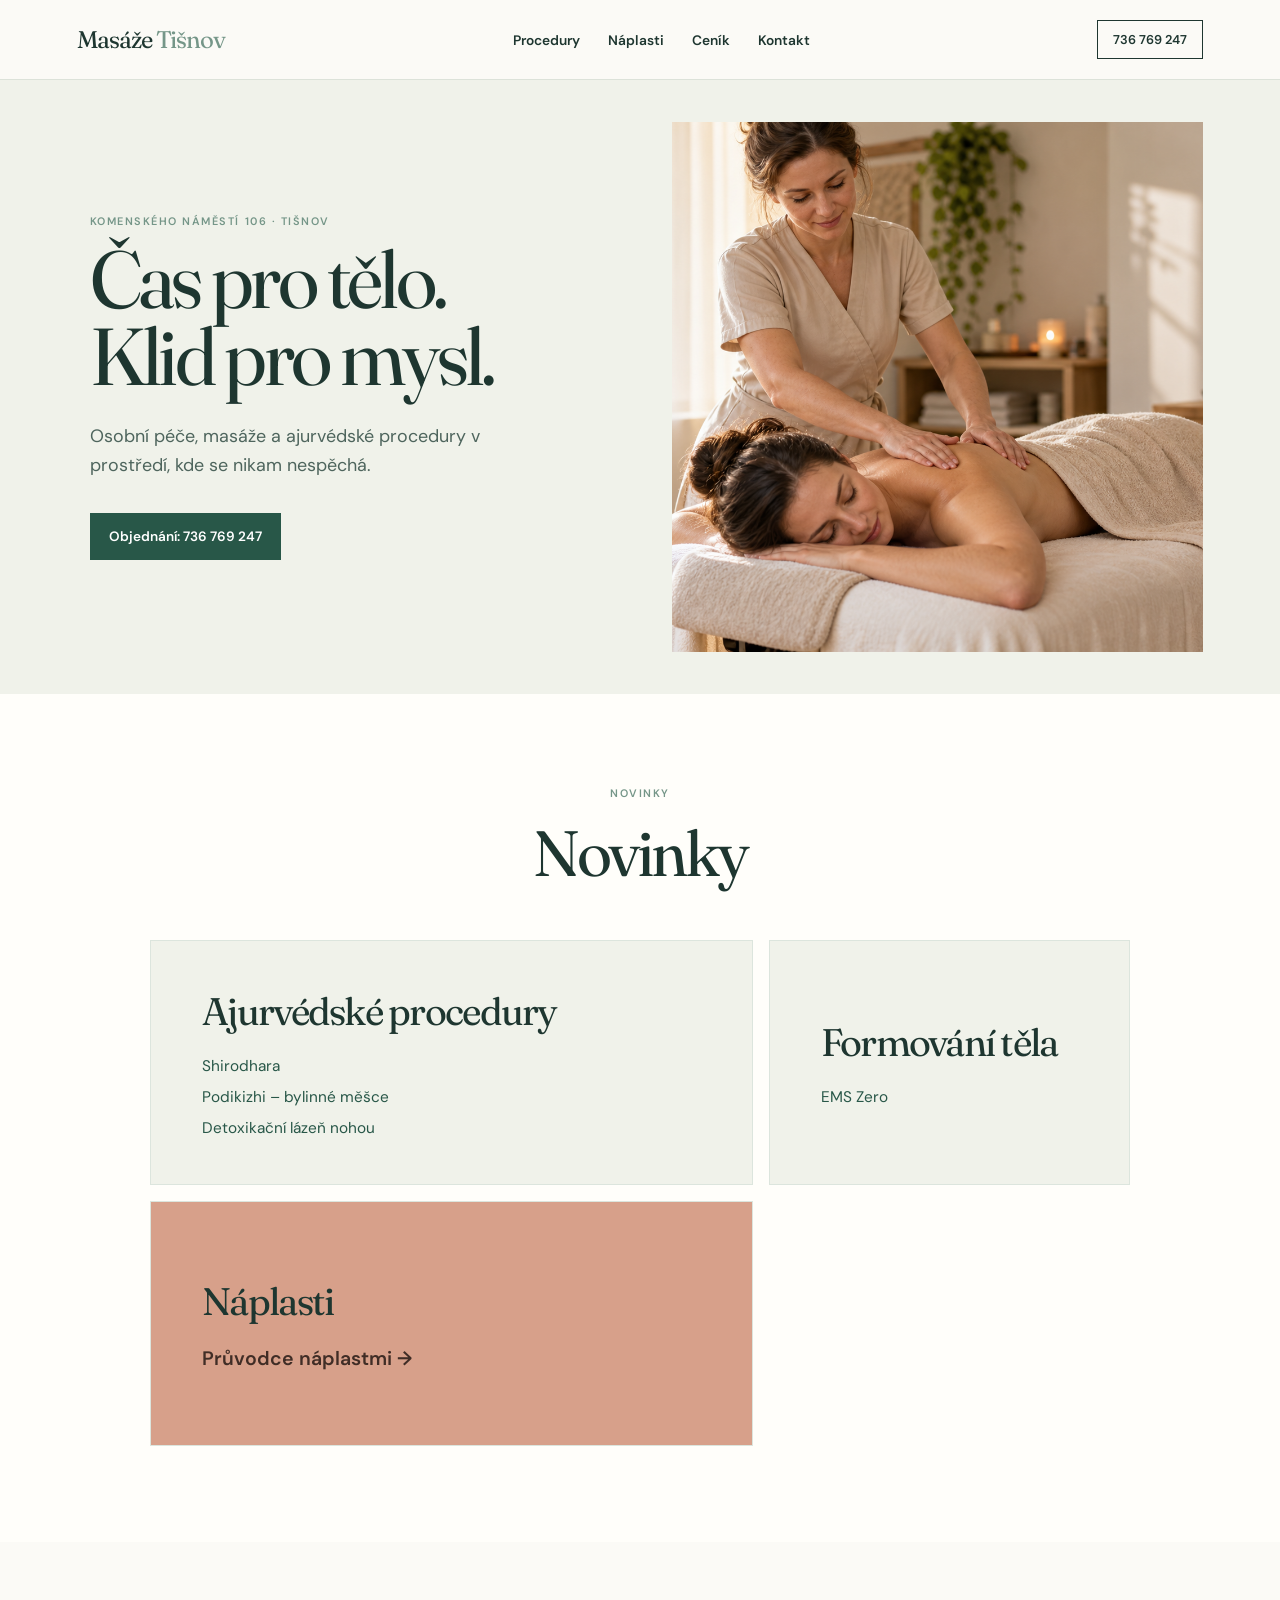
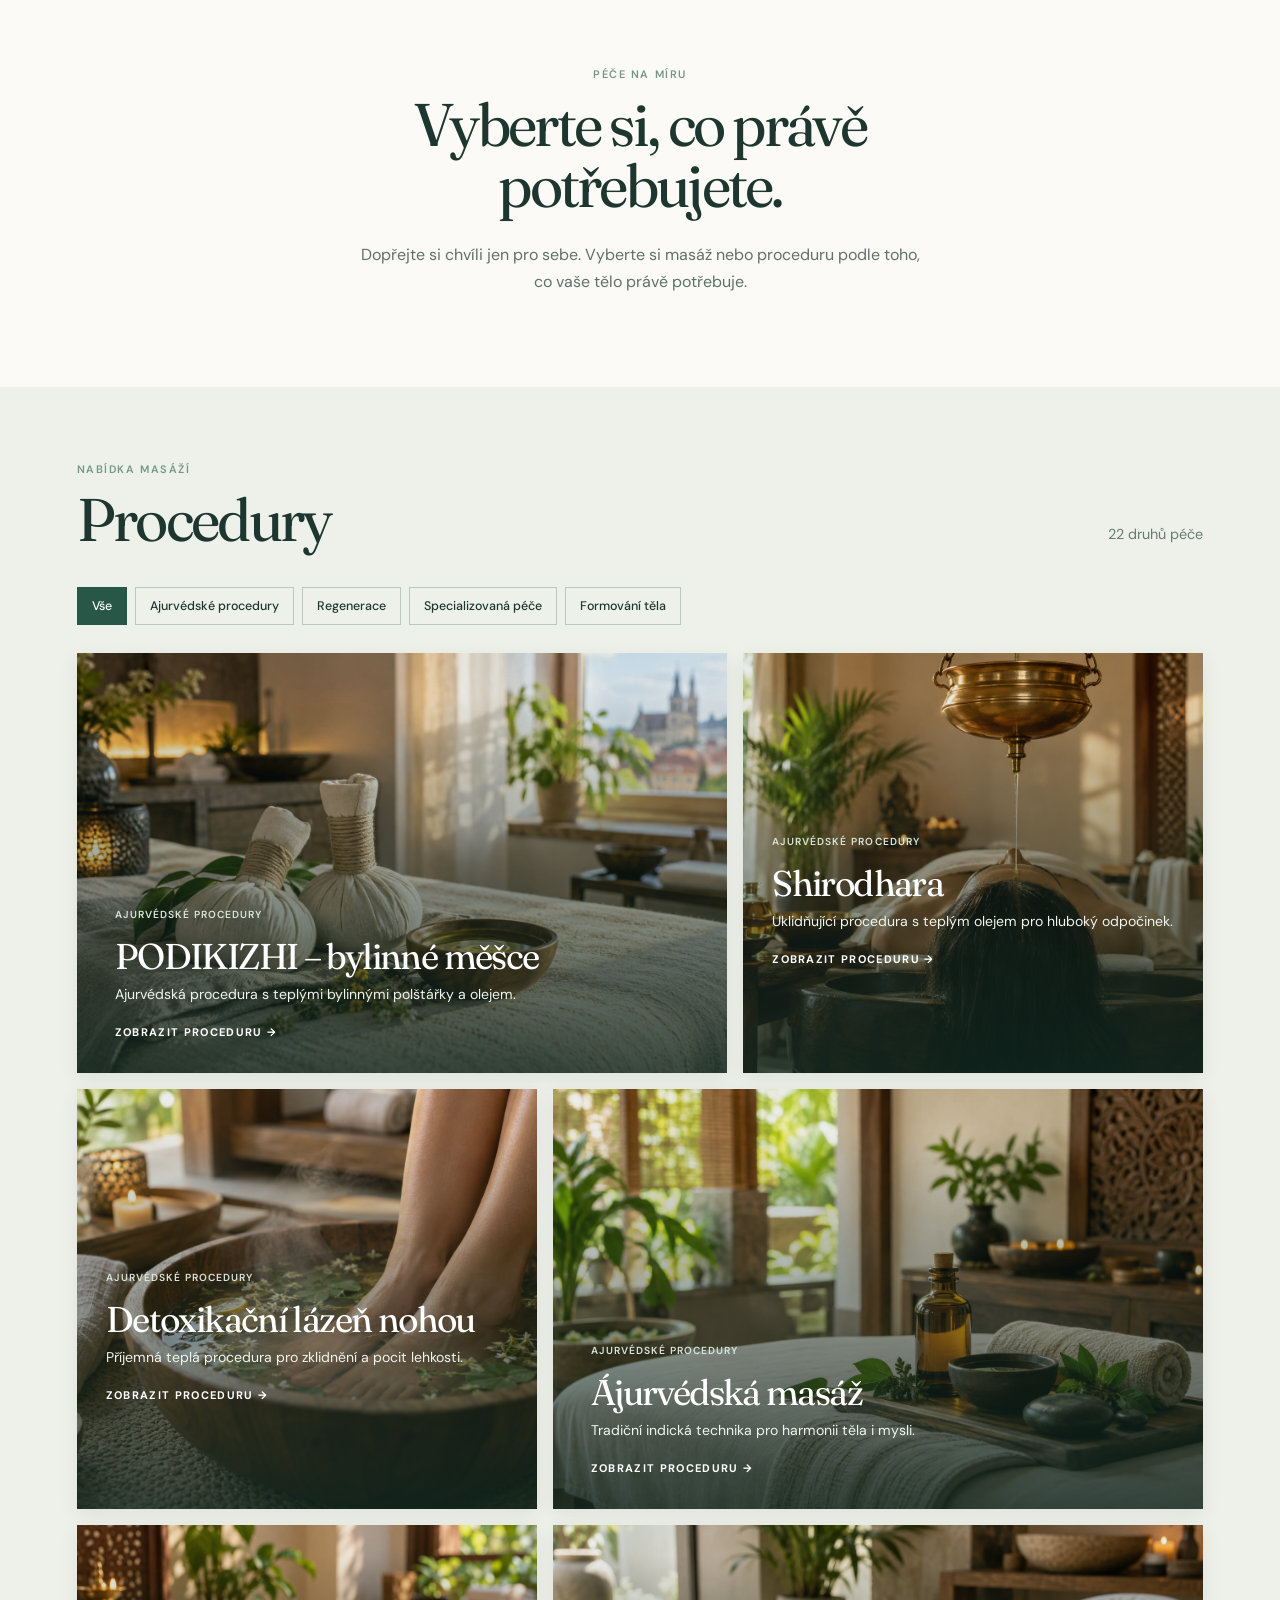
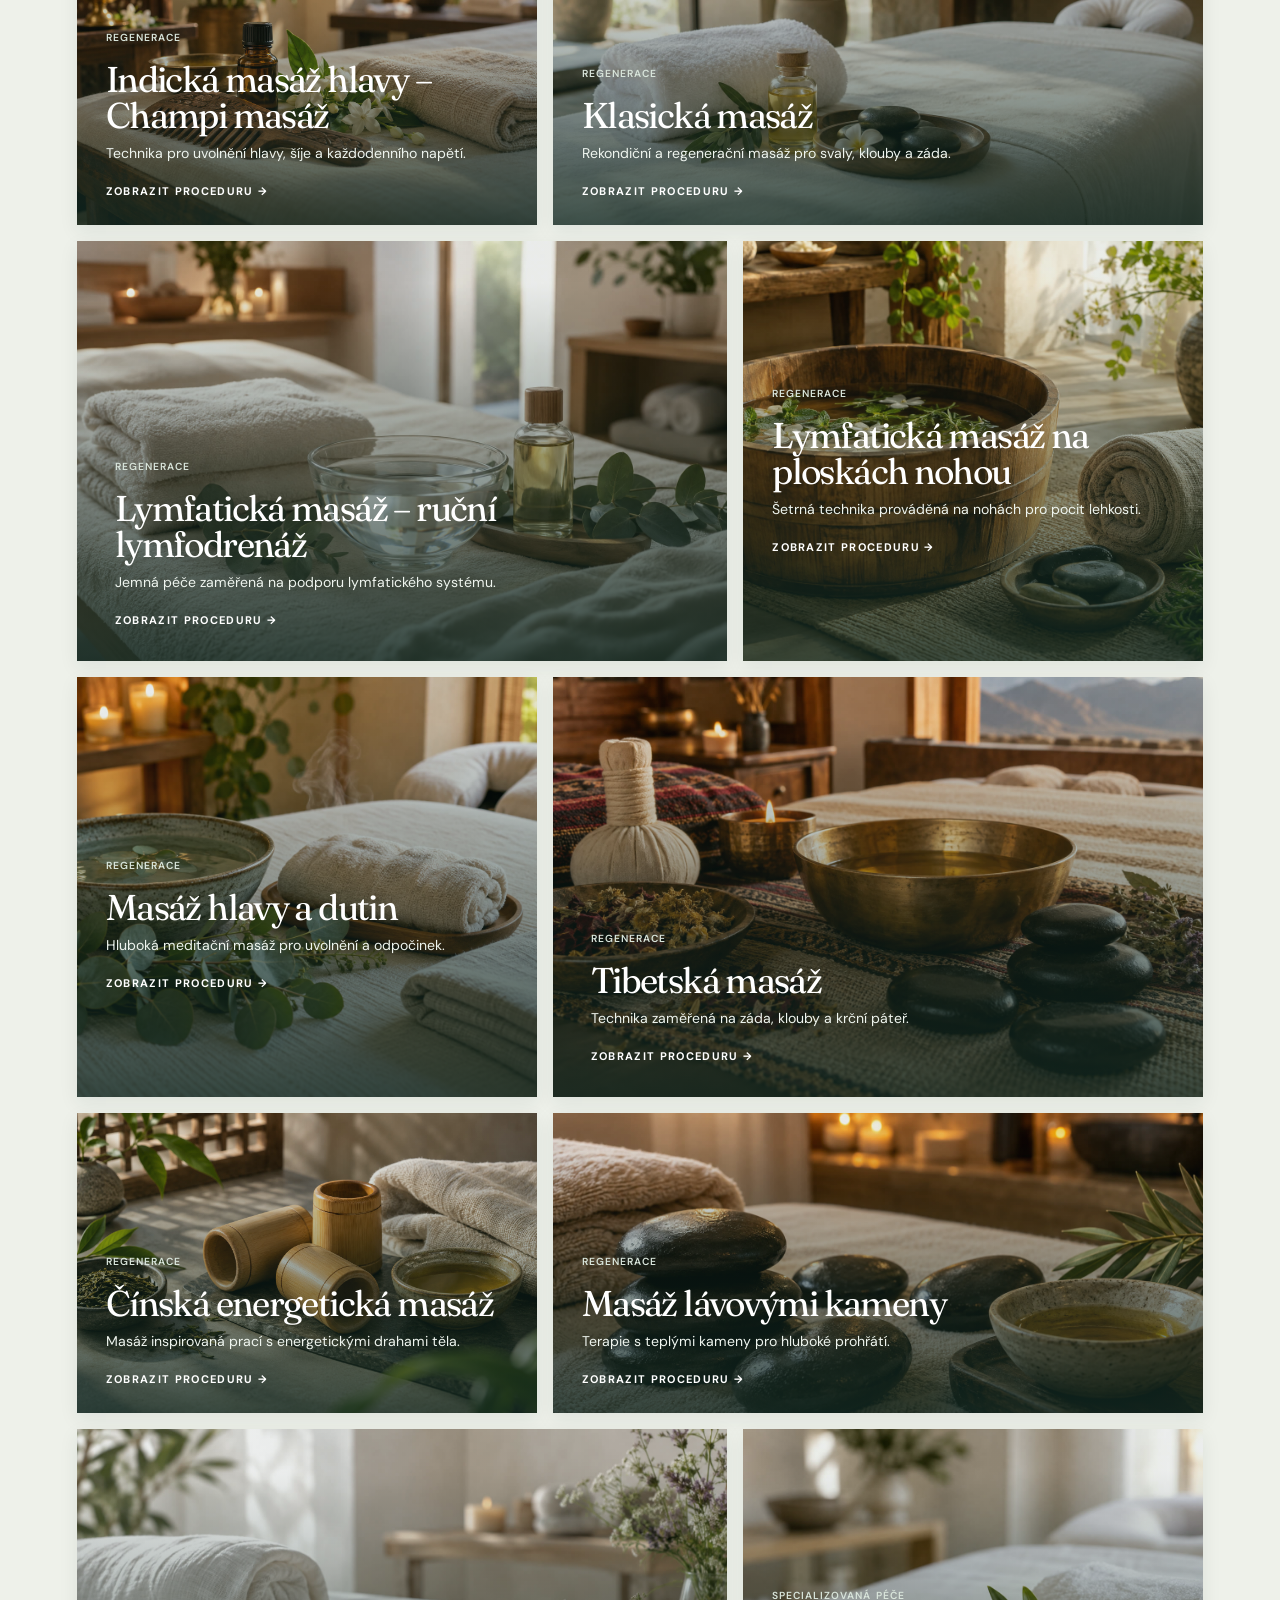
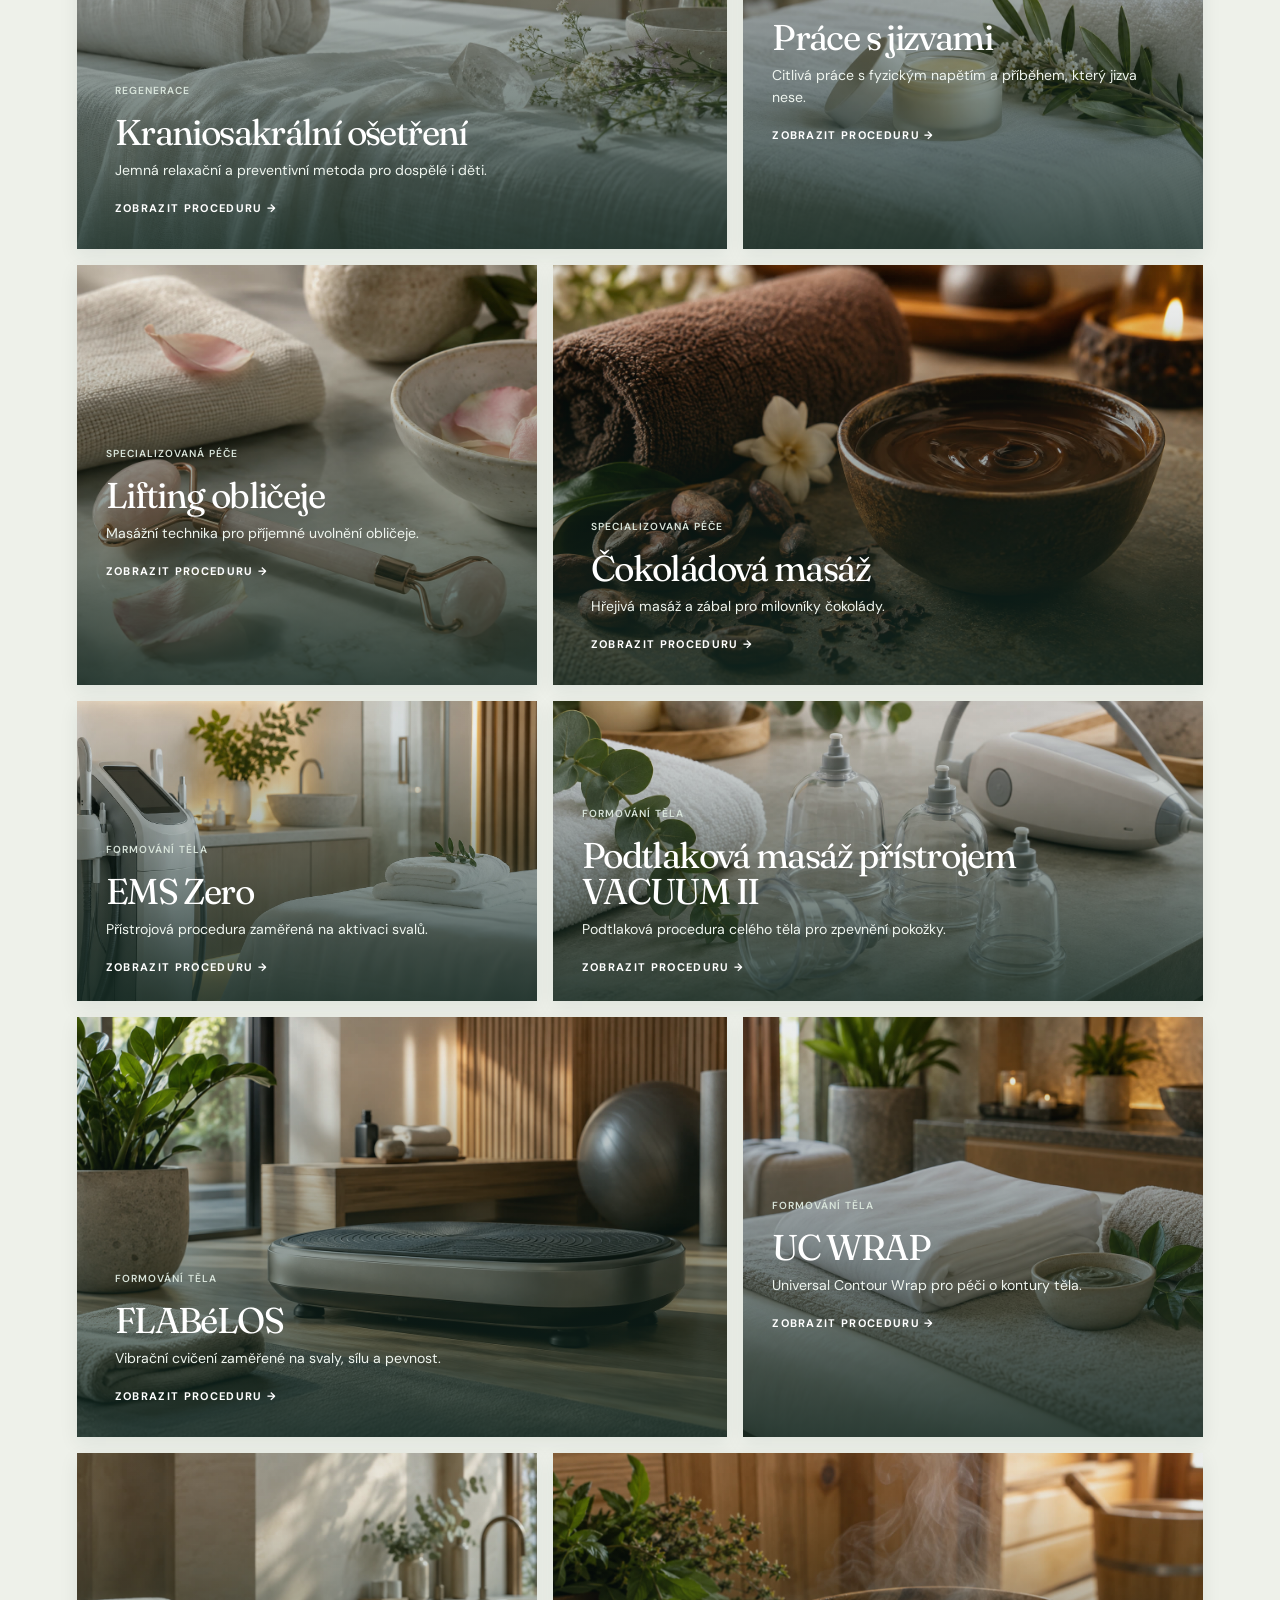
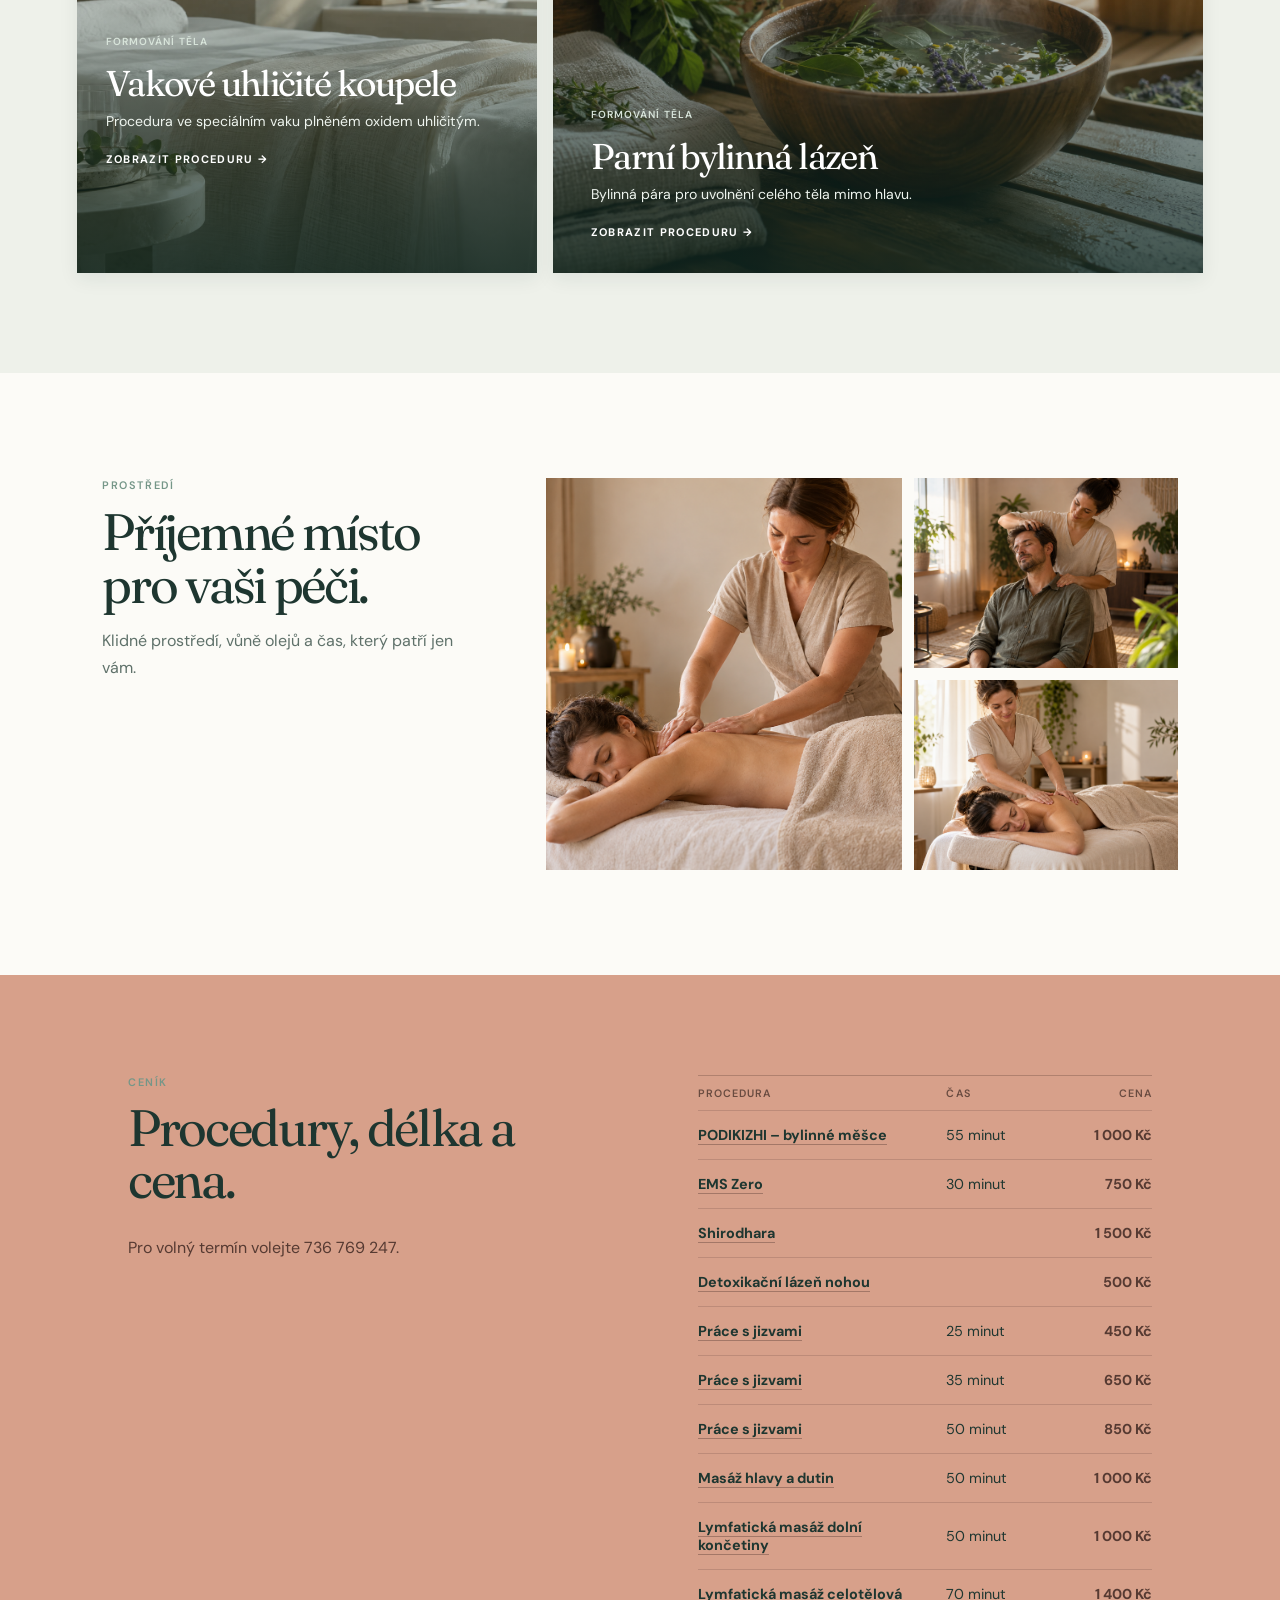
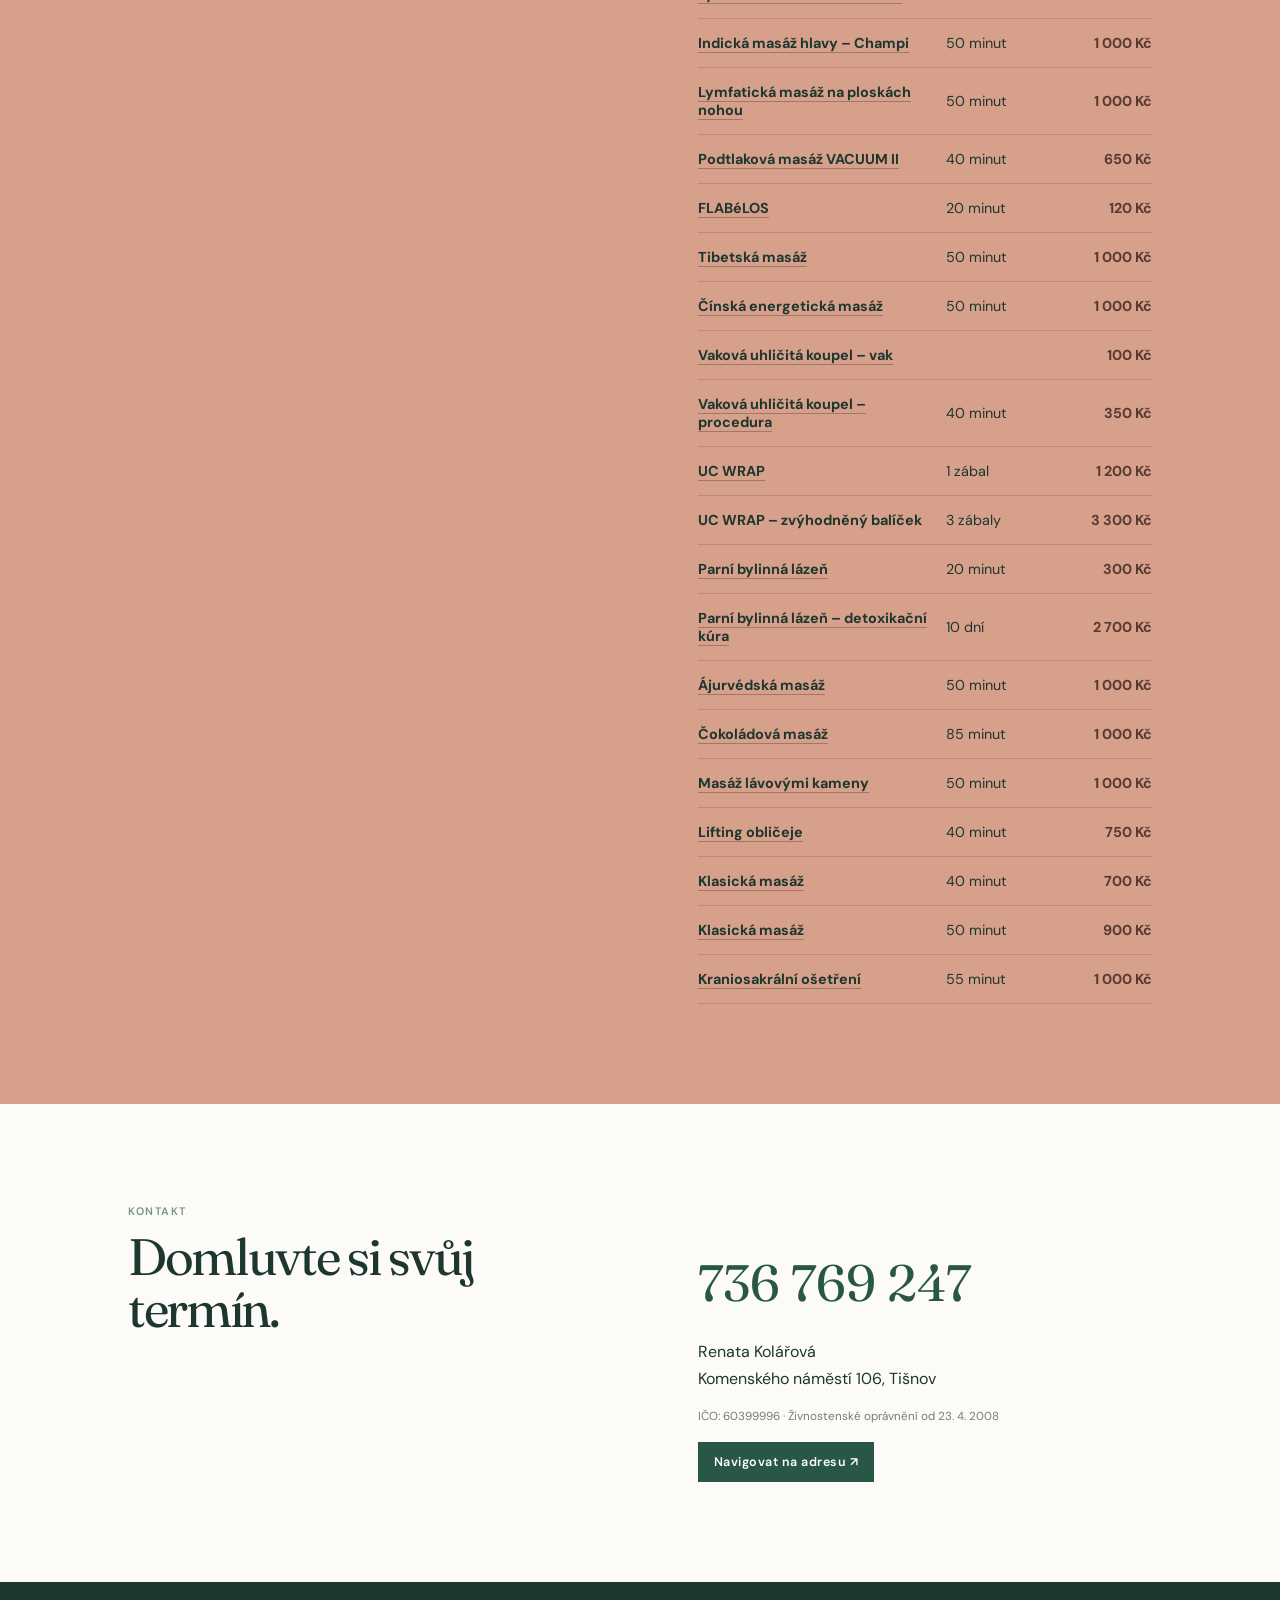
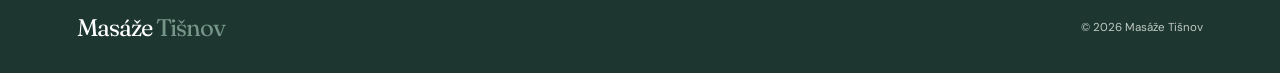
<file: index.html>
<!doctype html>
<html lang="cs">
<head>
  <meta charset="utf-8">
  <meta name="viewport" content="width=device-width, initial-scale=1">
  <meta name="description" content="Masáže, ajurvédské procedury a regenerace v Tišnově.">
  <title>Masáže Tišnov</title>
  <link rel="icon" href="/favicon.svg">
  <link rel="stylesheet" href="/style.css">
  <link rel="stylesheet" href="/cards.css">
  <link rel="stylesheet" href="/news.css?v=20261010-4">
  <link rel="stylesheet" href="/contact.css?v=20260914-8">
  <link rel="stylesheet" href="/price-links.css?v=20260914-10">
  <link rel="stylesheet" href="/procedure-scroll.css?v=20260914-16">
  <link rel="stylesheet" href="/procedure-typography.css?v=20260914-19">
  <link rel="stylesheet" href="/patches-nav.css?v=20261010-1">
</head>
<body>
  <div id="app"></div>
<script type="module" src="/app.js?v=20261010-4"></script>
</body>
</html>
</file>
<file: style.css>
@import url('https://fonts.googleapis.com/css2?family=DM+Sans:wght@400;500;600&family=Fraunces:opsz,wght@9..144,400;9..144,500&display=swap');
:root{--ink:#1e3630;--forest:#285748;--moss:#759688;--paper:#fbfaf6;--mist:#eef1ea;--clay:#d7a08a;--line:#dce2d9}*{box-sizing:border-box}html{scroll-behavior:smooth}body{margin:0;background:var(--paper);color:var(--ink);font-family:'DM Sans',Arial,sans-serif}a{color:inherit}.site-header{min-height:80px;display:flex;align-items:center;justify-content:space-between;gap:30px;padding:0 6vw;background:rgba(251,250,246,.93);border-bottom:1px solid var(--line);position:sticky;top:0;z-index:10;backdrop-filter:blur(10px)}.logo{font-family:Fraunces,Georgia,serif;font-size:1.5rem;text-decoration:none;letter-spacing:-.04em}.logo span{color:var(--moss)}nav{display:flex;gap:28px}nav a{text-decoration:none;font-size:.86rem;font-weight:600}.header-call{border:1px solid var(--ink);padding:10px 15px;font-size:.8rem;font-weight:600;text-decoration:none}.hero{min-height:585px;display:grid;grid-template-columns:1.05fr .95fr;background:#f0f2ea}.hero-copy{padding:10.5vw 7vw;align-self:center}.kicker{margin:0 0 13px;color:var(--moss);font-size:.68rem;font-weight:600;letter-spacing:.14em;text-transform:uppercase}h1,h2,h3{font-family:Fraunces,Georgia,serif;font-weight:400;letter-spacing:-.045em}h1{margin:0;font-size:clamp(3.3rem,6.3vw,6.2rem);line-height:.95}.hero-copy>p:not(.kicker){max-width:455px;margin:27px 0 32px;color:#4e655d;font-size:1.12rem;line-height:1.65}.button{display:inline-flex;align-items:center;gap:30px;padding:15px 19px;background:var(--forest);color:#fff;font-size:.85rem;font-weight:600;text-decoration:none}.hero-art{min-height:390px;margin:42px 6vw 42px 0;overflow:hidden}.hero-art img{width:100%;height:100%;min-height:390px;object-fit:cover;display:block}.intro{max-width:770px;margin:auto;padding:125px 28px 92px;text-align:center}.intro h2,.section-heading h2,.price h2,.contact h2{margin:0;font-size:clamp(2.4rem,4.7vw,4.5rem);line-height:1.02}.intro>p:last-child{max-width:570px;margin:24px auto 0;color:#5f716a;line-height:1.7}.procedures{padding:75px 6vw 100px;background:var(--mist)}.section-heading{display:flex;align-items:end;justify-content:space-between;gap:20px}.section-heading>p{color:#667c72;margin:0 0 8px;font-size:.9rem}.filters{display:flex;flex-wrap:wrap;gap:8px;margin:36px 0 28px}.filters button{padding:10px 14px;background:transparent;border:1px solid #b9c9bf;color:var(--ink);font:500 .78rem 'DM Sans',sans-serif;cursor:pointer}.filters button.active,.filters button:hover{background:var(--forest);border-color:var(--forest);color:#fff}.massage-grid{display:grid;grid-template-columns:repeat(3,minmax(0,1fr));gap:13px}.massage-card{min-height:285px;padding:23px;display:flex;flex-direction:column;background:#fffefa;border:1px solid #e3e8e0;text-decoration:none;cursor:pointer;transition:.18s}.massage-card:hover{transform:translateY(-3px);box-shadow:0 12px 26px rgba(31,57,47,.1)}.number{color:#afc0b4;font:400 1rem Fraunces,Georgia,serif}.card-category{margin:31px 0 7px;color:var(--moss);font-size:.65rem;font-weight:600;letter-spacing:.1em;text-transform:uppercase}.massage-card h3{margin:0;font-size:1.55rem;line-height:1.1}.massage-card>p:last-child{color:#61726b;font-size:.85rem;line-height:1.55}.studio-gallery{display:grid;grid-template-columns:.75fr 1.25fr;gap:5vw;padding:105px 8vw;background:#fcfbf7}.studio-gallery h2{margin:0;font-size:clamp(2.2rem,4vw,3.8rem);line-height:1.04}.studio-gallery p:not(.kicker){color:#5f716a;line-height:1.7}.gallery-grid{display:grid;grid-template-columns:1.15fr .85fr;grid-template-rows:190px 190px;gap:12px}.gallery-grid img{width:100%;height:100%;object-fit:cover;display:block}.gallery-grid img:first-child{grid-row:span 2}.price,.contact{display:grid;grid-template-columns:1fr 1fr;gap:9vw;padding:100px 10vw}.price{background:var(--clay)}.price h2,.contact h2{font-size:clamp(2.2rem,4vw,3.8rem)}.price-heading>p:not(.kicker){margin:28px 0 0;line-height:1.7;color:#563a32}.price-table{border-top:1px solid rgba(86,58,50,.3)}.price-row{display:grid;grid-template-columns:minmax(0,1.6fr) .7fr .6fr;gap:18px;align-items:center;padding:15px 0;border-bottom:1px solid rgba(86,58,50,.2);font-size:.9rem}.price-row b{text-align:right;color:#563a32}.price-labels{padding:10px 0;color:#694b40;font-size:.67rem;font-weight:600;letter-spacing:.1em;text-transform:uppercase}.price-labels span:last-child{text-align:right}.contact{background:#fcfbf7}.contact-details{padding-top:47px}.contact-details a{display:block;margin-bottom:24px;color:var(--forest);font:400 clamp(2rem,4vw,3.5rem) Fraunces,Georgia,serif;text-decoration:none}.contact-details p{line-height:1.7}.contact-details small{color:#718078;font-size:.73rem}footer{display:flex;justify-content:space-between;align-items:center;gap:25px;padding:31px 6vw;background:var(--ink);color:#e9eee9}footer .logo{color:#fff}footer p{margin:0;color:#bfcac3;font-size:.72rem}.detail-page{min-height:100vh;background:var(--paper)}.detail-hero{max-width:980px;margin:0 auto;padding:72px 28px 100px}.back-link{display:inline-block;margin-bottom:38px;color:var(--forest);font-size:.82rem;font-weight:600;text-decoration:none}.procedure-image{width:100%;height:clamp(250px,45vw,480px);display:block;margin:0 0 26px;object-fit:cover;box-shadow:0 20px 45px rgba(31,57,47,.13)}.detail-description{margin:0 0 38px;padding:48px clamp(24px,6vw,76px);border:1px solid var(--line);background:#fffefa;color:#4e6259;font-size:1.05rem;line-height:1.85}.detail-description h1,.detail-description h2,.detail-description h3{color:var(--ink);line-height:1.12}.detail-description h1{font-size:clamp(2.4rem,5vw,4.4rem)}.detail-description h2{margin-top:1.8em;font-size:clamp(1.7rem,3vw,2.5rem)}.detail-description p{max-width:720px;margin:0 0 1.25em}.detail-description ul{padding-left:1.35em}.detail-description li{margin:.5em 0}@media(max-width:760px){.site-header{min-height:66px;padding:0 22px}.site-header nav{display:none}.header-call{padding:8px 10px}.hero{grid-template-columns:1fr}.hero-copy{padding:85px 9vw 55px}.hero-art,.hero-art img{min-height:230px}.hero-art{margin:0 9vw 45px}.intro{padding:75px 25px 62px}.procedures{padding:60px 22px}.section-heading{display:block}.section-heading>p{margin-top:15px}.massage-grid{grid-template-columns:1fr}.massage-card{min-height:230px}.studio-gallery{grid-template-columns:1fr;padding:70px 9vw}.gallery-grid{grid-template-rows:150px 150px}.price,.contact{grid-template-columns:1fr;gap:25px;padding:70px 9vw}.contact-details{padding:0}.price-row{grid-template-columns:1.3fr .8fr .7fr;gap:10px;font-size:.78rem}footer{display:block}footer p{margin-top:12px}}
</file>
<file: cards.css>
.massage-grid {
  grid-template-columns: repeat(12, minmax(0, 1fr));
  grid-auto-flow: dense;
  gap: 16px;
}

.massage-card {
  position: relative;
  grid-column: span 6;
  min-height: 340px;
  display: block;
  overflow: hidden;
  padding: 0;
  border: 0;
  background: #285748;
  color: #fff;
  box-shadow: 0 6px 18px rgba(31, 57, 47, 0.08);
  transition: transform 0.35s ease, box-shadow 0.35s ease;
}

.massage-card:nth-child(6n + 1),
.massage-card:nth-child(6n + 4) {
  grid-column: span 7;
  min-height: 420px;
}

.massage-card:nth-child(6n + 2),
.massage-card:nth-child(6n + 3) { grid-column: span 5; }

.massage-card:nth-child(6n + 5) { grid-column: span 5; min-height: 300px; }
.massage-card:nth-child(6n) { grid-column: span 7; min-height: 300px; }

.massage-card:hover {
  transform: translateY(-5px);
  box-shadow: 0 22px 42px rgba(31, 57, 47, 0.22);
}

.card-image,
.card-image::after { position: absolute; inset: 0; }

.card-image { height: auto; overflow: hidden; background: #45685c; }

.card-image::after {
  content: '';
  background: linear-gradient(180deg, rgba(18, 41, 34, 0.08) 10%, rgba(18, 41, 34, 0.82) 100%);
}

.card-image img {
  width: 100%; height: 100%; display: block; object-fit: cover;
  transition: transform 0.7s ease;
}

.massage-card:hover .card-image img { transform: scale(1.07); }

.card-body {
  position: relative; z-index: 1;
  min-height: 340px; display: flex; flex-direction: column;
  justify-content: flex-end; padding: 27px 29px;
}

.massage-card:nth-child(6n + 1) .card-body,
.massage-card:nth-child(6n + 4) .card-body { min-height: 420px; padding: 34px 38px; }

.massage-card:nth-child(6n + 5) .card-body,
.massage-card:nth-child(6n) .card-body { min-height: 300px; }

.card-top { display: flex; align-items: center; justify-content: space-between; gap: 12px; }

.card-body .card-category,
.card-body .number { margin: 0; color: #d8e4da; }
.card-body .card-category { font-size: 0.64rem; }
.card-body .number { font-size: 0.88rem; }

.card-body h3 {
  max-width: 520px; margin: 18px 0 9px; color: #fff;
  font-size: clamp(1.65rem, 2.8vw, 2.55rem); line-height: 1;
}

.card-body > p:last-of-type {
  max-width: 500px; margin: 0; color: #eff5ef;
  font-size: 0.88rem; line-height: 1.55;
}

.card-link {
  margin-top: 19px; color: #fff; font-size: 0.69rem; font-weight: 700;
  letter-spacing: 0.12em; text-transform: uppercase;
}

@media (max-width: 760px) {
  .massage-grid { grid-template-columns: 1fr; }
  .massage-card, .massage-card:nth-child(n) { grid-column: auto; min-height: 330px; }
  .card-body, .massage-card:nth-child(n) .card-body { min-height: 330px; padding: 25px 23px; }
}
</file>
<file: news.css>
.news {
  padding: 92px 8vw 96px;
  background: #fffefa;
  text-align: center;
}

.news > h2 {
  margin: 0 0 48px;
  font-size: clamp(2.6rem, 5vw, 4.7rem);
}

.news-grid {
  max-width: 980px;
  display: grid;
  grid-template-columns: 1.25fr 0.75fr;
  gap: 16px;
  margin: auto;
  text-align: left;
}

.news-group {
  min-height: 245px;
  padding: 34px clamp(26px, 4vw, 52px);
  display: flex;
  flex-direction: column;
  justify-content: center;
  border: 1px solid #dce5dd;
  background: #f0f2ea;
}

.news-group:last-child { background: #d7a08a; }

.news-group-link {
  color: inherit;
  text-decoration: none;
  cursor: pointer;
  transition: transform .2s ease, box-shadow .2s ease;
}

.news-group-link:hover,
.news-group-link:focus-visible {
  transform: translateY(-4px);
  box-shadow: 0 14px 28px rgba(64, 45, 38, .18);
}

.news-group-link:focus-visible { outline: 3px solid #285748; outline-offset: 3px; }

.news-group h3 {
  margin: 0 0 21px;
  font-size: clamp(1.75rem, 3vw, 2.55rem);
}

.news-list { display: grid; gap: 10px; }

.news-list a {
  width: fit-content;
  color: #285748;
  font-size: 0.96rem;
  text-decoration: none;
  border-bottom: 1px solid transparent;
}

.news-list a:hover { border-color: currentColor; }
.news-group:last-child .news-list a { color: #402d26; font-size: 1.22rem; font-weight: 600; }
.news-group:last-child .news-cta { color: #402d26; font-size: 1.22rem; font-weight: 600; }

@media (max-width: 760px) {
  .news { padding: 70px 9vw; }
  .news > h2 { margin-bottom: 30px; }
  .news-grid { grid-template-columns: 1fr; }
  .news-group { min-height: 0; }
}
</file>
<file: contact.css>
.contact-details .directions {
  width: fit-content;
  margin: 0;
  padding: 12px 16px;
  display: inline-flex;
  align-items: center;
  background: #285748;
  color: #fff;
  font: 600 0.78rem 'DM Sans', Arial, sans-serif;
  letter-spacing: 0.04em;
  text-decoration: none;
}

.contact-details .directions:hover { background: #1e3630; }

.directions-row {
  display: block;
  margin-top: 18px;
}

.contact-details small { display: block; }
</file>
<file: price-links.css>
.price-link {
  color: inherit;
  text-decoration: none;
  border-bottom: 1px solid rgba(86, 58, 50, 0.4);
  transition: border-color 0.18s, color 0.18s;
}

.price-link:hover {
  color: #285748;
  border-bottom-color: #285748;
}
</file>
<file: procedure-scroll.css>
.procedure-image {
  scroll-margin-top: 96px;
}
</file>
<file: procedure-typography.css>
.detail-description {
  font-family: 'DM Sans', Arial, sans-serif;
  font-size: 1.05rem;
  line-height: 1.8;
}

.detail-description :where(p, li, div, span, td, th) {
  color: #4e6259 !important;
  font-family: 'DM Sans', Arial, sans-serif !important;
  font-size: 1rem !important;
  line-height: 1.8 !important;
}

.detail-description :where(h1, h2, h3, h4) {
  margin: 2.1rem 0 0.8rem;
  color: #1e3630 !important;
  font-family: Fraunces, Georgia, serif !important;
  font-weight: 400;
  letter-spacing: -0.035em;
  line-height: 1.15;
}

.detail-description h1 {
  margin-top: 0;
  font-size: clamp(2.25rem, 5vw, 4rem);
}

.detail-description h2 { font-size: clamp(1.55rem, 3vw, 2.3rem); }
.detail-description h3 { font-size: clamp(1.3rem, 2.4vw, 1.7rem); }

.detail-description :where(h1, h2, h3, h4) :where(span, strong, b) {
  color: inherit !important;
  font-family: inherit !important;
  font-size: inherit !important;
  line-height: inherit !important;
}

.detail-description p { margin: 0 0 1.25rem; }
.detail-description :where(ul, ol) { margin: 0.25rem 0 1.5rem; padding-left: 1.35rem; }
.detail-description li { margin: 0.42rem 0; }
.detail-description :where(strong, b) { color: #1e3630 !important; font-weight: 600; }

@media (max-width: 760px) {
  .detail-description :where(p, li, div, span, td, th) { font-size: 0.98rem !important; }
}
</file>
<file: patches-nav.css>
.mobile-patches {
  display: none;
  color: var(--forest);
  font-size: .72rem;
  font-weight: 700;
  text-decoration: none;
}

@media (max-width: 760px) {
  .site-header {
    gap: 12px;
  }

  .mobile-patches {
    display: block;
    margin-left: auto;
  }
}
</file>
